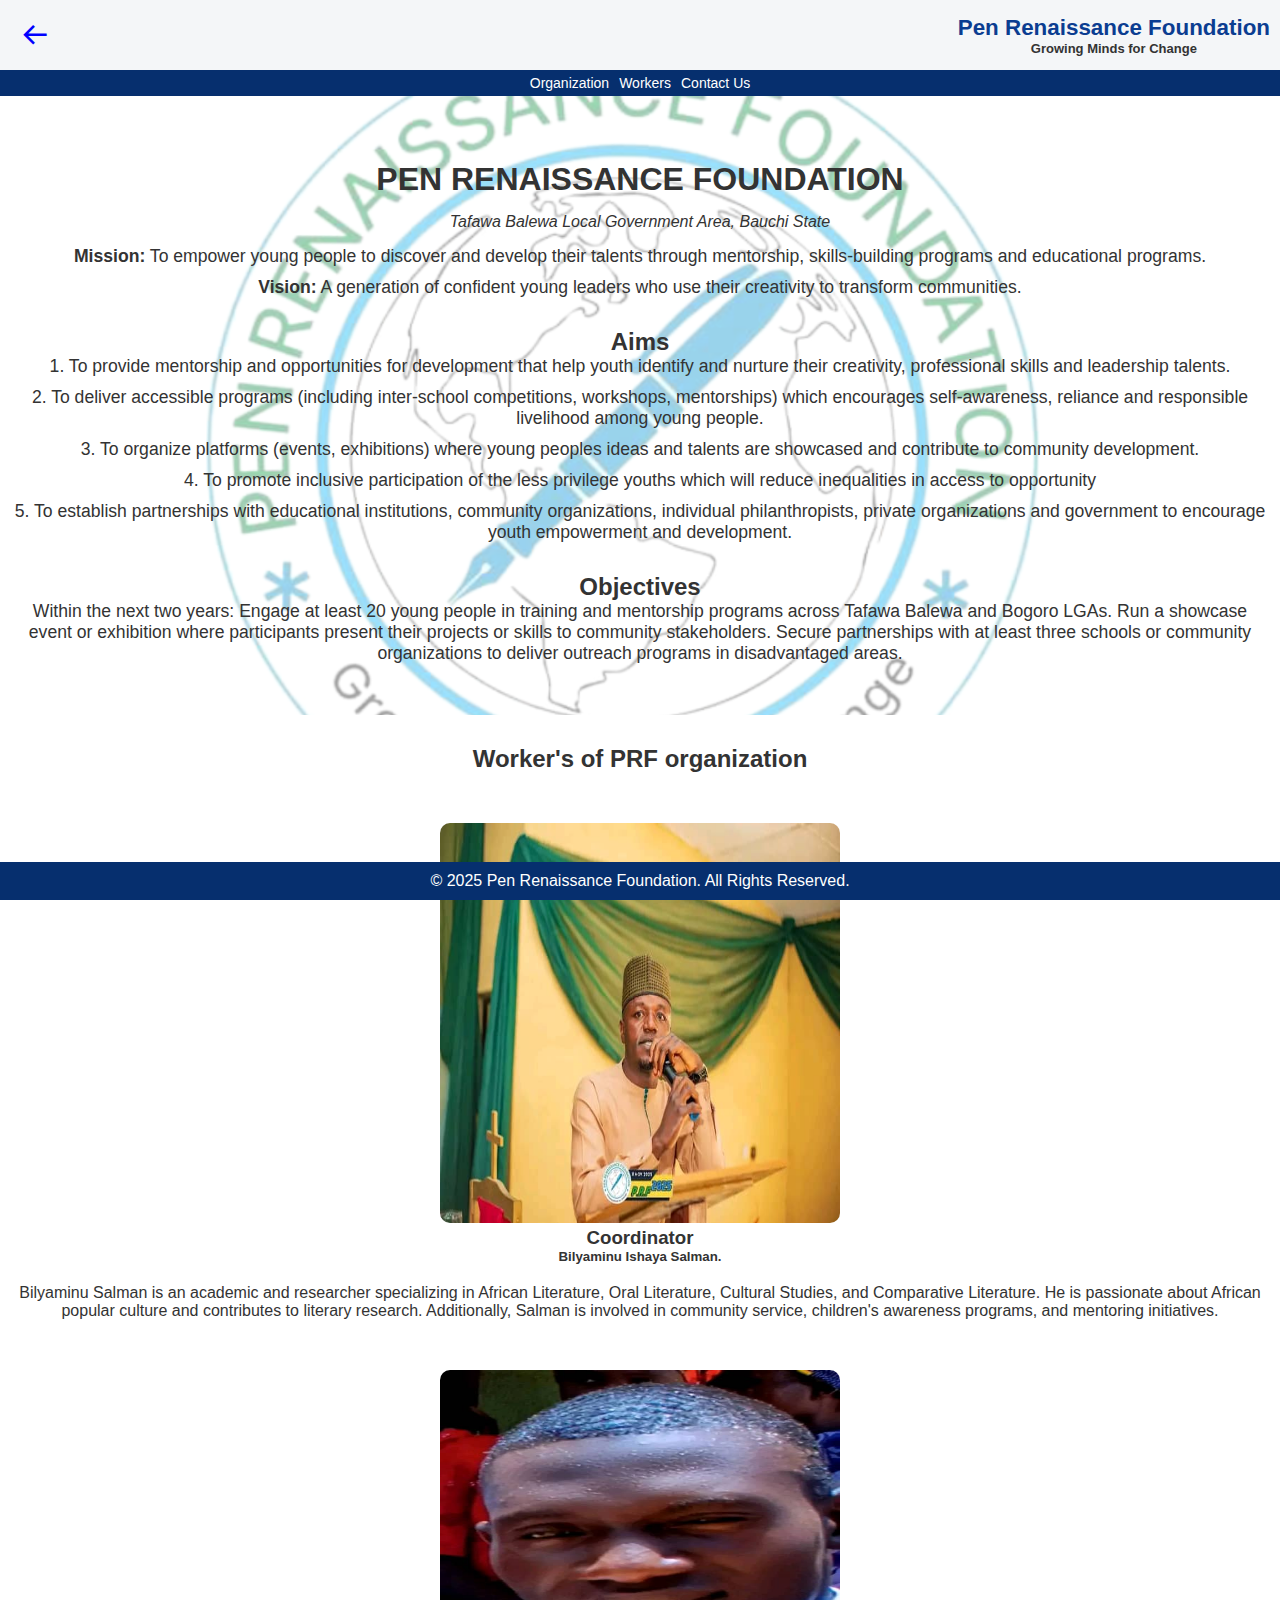
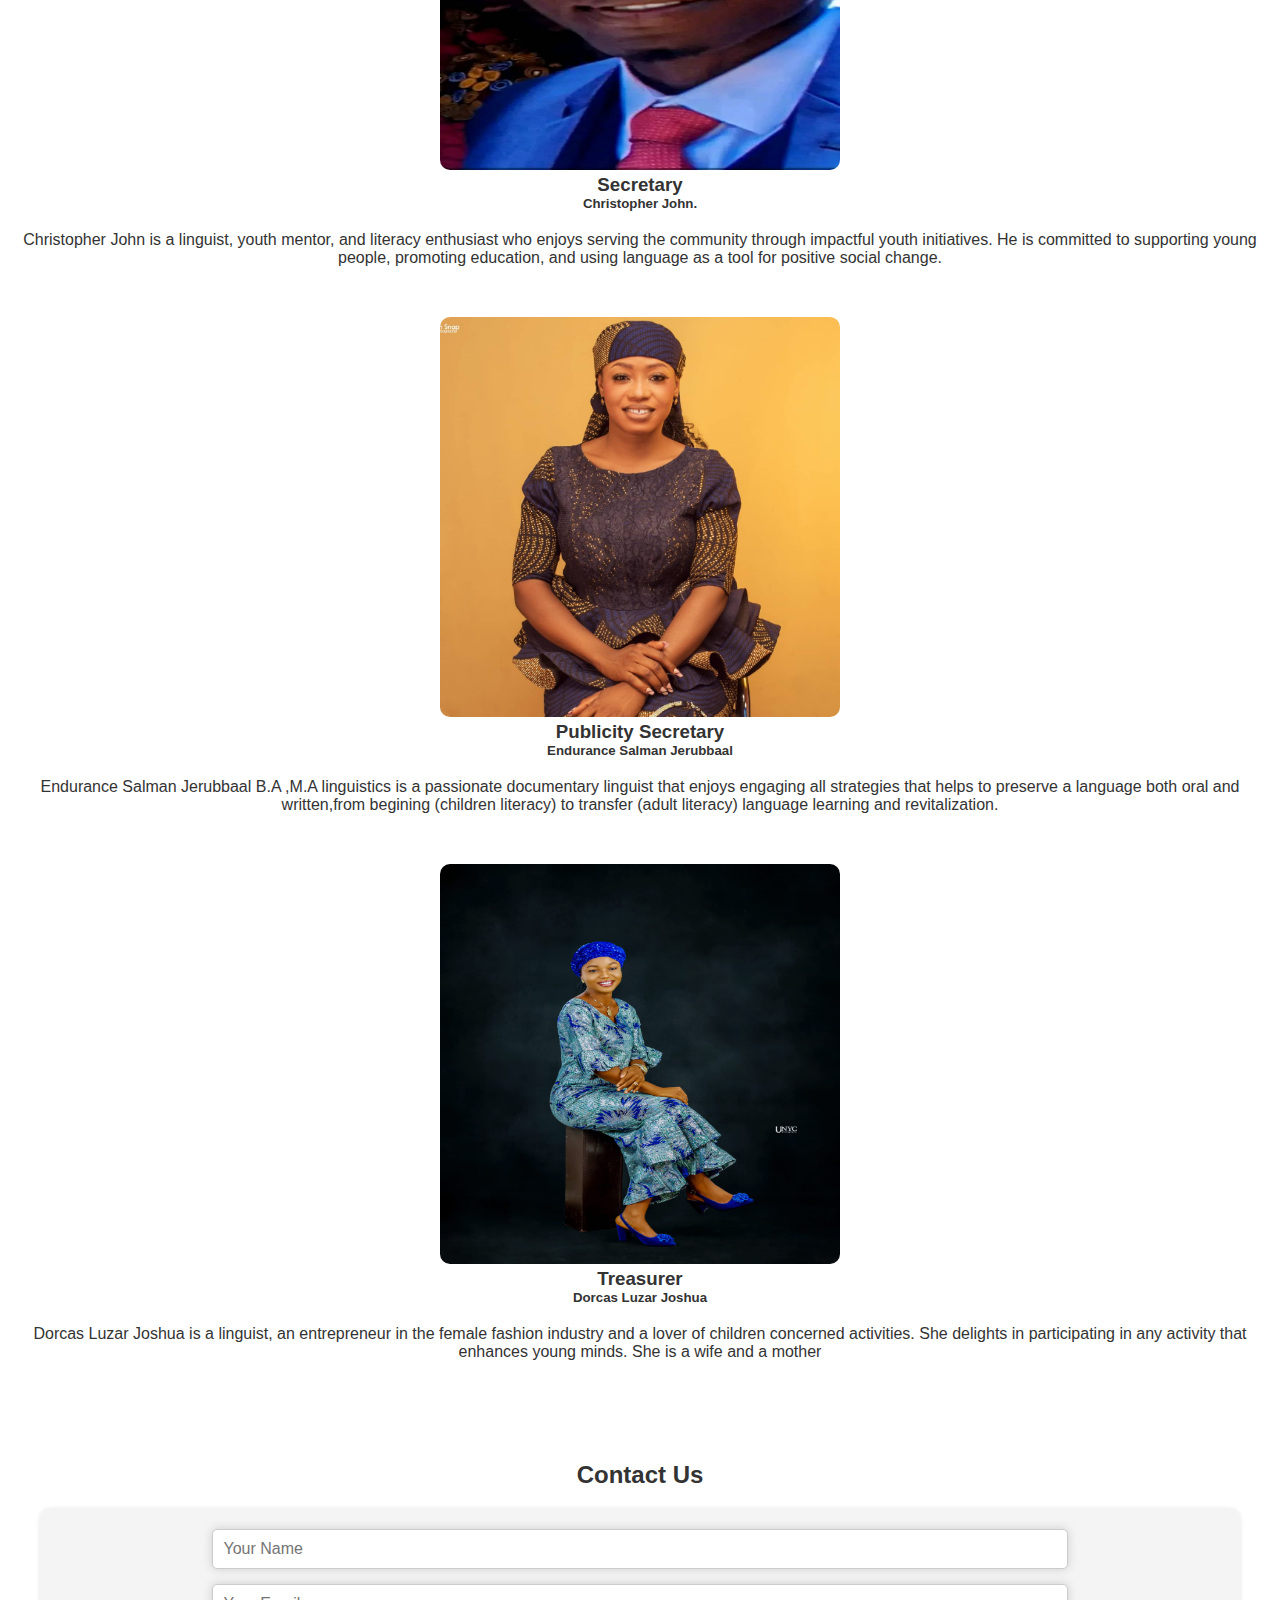
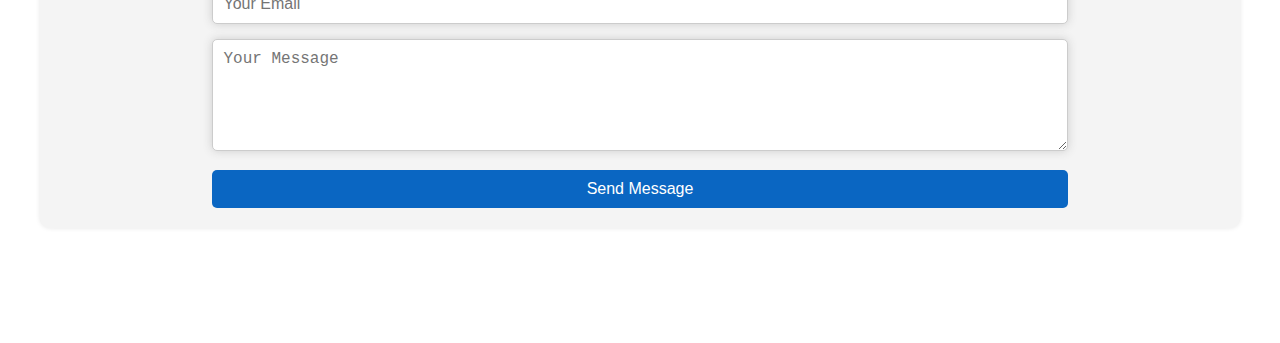
<file: about.html>
<!DOCTYPE html>
<html lang="en">

<head>
  <meta charset="UTF-8">
  
  <meta name="viewport" content="width=device-width, initial-scale=1.0">
  
  <title>About us</title>
  
  <link rel="stylesheet" href="about.css">
  <!-- Boxicons CDN -->
  <link href="https://unpkg.com/boxicons@2.1.4/css/boxicons.min.css" rel="stylesheet">
  
  
  
</head>

<body>
  
  <header role="banner">
    
    <div class="header-top">
      
      <a href="index.html">
        <i class="bx bx-arrow-back"> </i>
      </a>
      
      <div class="logo-name">
        <h3>Pen Renaissance Foundation</h3>
        <p>Growing Minds for Change</p>
      </div>
      
    </div>
    
    <nav role="navigation">
      <a href="#org">Organization</a>
      <a href="#info">Workers</a>
      <a href="#contact">Contact Us</a>
    </nav>
    
  </header>
  
  
  
  
  <main>
    
    <div id="org">
      
      <div>
        
        <h1>PEN RENAISSANCE FOUNDATION </h1>
        <address>Tafawa Balewa Local Government Area, Bauchi State</address>
        
        <p><b>Mission:</b> To empower young people to discover and develop their talents through mentorship, skills-building programs and educational programs. </p>
        
        <p> <b>Vision:</b> A generation of confident young leaders who use their creativity to transform communities.</p>
        
        <h2>Aims</h2>
        
        <p>
          1. To provide mentorship and opportunities for development that help youth identify and nurture their creativity, professional skills and leadership talents.</p>
        
        <p>
          2. To deliver accessible programs (including inter-school competitions, workshops, mentorships) which encourages self-awareness, reliance and responsible livelihood among young people. </p>
        
        <p>
          3. To organize platforms (events, exhibitions) where young peoples ideas and talents are showcased and contribute to community development. </p>
        
        <p>
          4. To promote inclusive participation of the less privilege youths which will reduce inequalities in access to opportunity</p>
        
        <p>
          5. To establish partnerships with educational institutions, community organizations, individual philanthropists, private organizations and government to encourage youth empowerment and development. </p>
        
        <h2> Objectives </h2>
        
        <p>
          Within the next two years:
          
          Engage at least 20 young people in training and mentorship programs across Tafawa Balewa and Bogoro LGAs.
          Run a showcase event or exhibition where participants present their projects or skills to community stakeholders.
          Secure partnerships with at least three schools or community organizations to deliver outreach programs in disadvantaged areas.
        </p>
        
        
        
      </div>
      
    </div>
    
    
    
    
    <section id="info">
      
      
      <h2>Worker's of PRF organization</h2>
      
      
      <div class="info">
        
        <img src="images/pic1.jpg" alt="the coordinators profile">
        <h3> Coordinator </h3>
        <h5> Bilyaminu Ishaya Salman. </h5>
        
        <p> Bilyaminu Salman is an academic and researcher specializing in African Literature, Oral Literature, Cultural Studies, and Comparative Literature. He is passionate about African popular culture and contributes to literary research. Additionally, Salman is involved in community service, children's awareness programs, and mentoring initiatives. </p>
        
      </div>
      
      
      
      
      <div class="info">
        
        <img src="images/pic2.jpg" alt="the secretary's profile">
        
        <h3> Secretary</h3>
        <h5> Christopher John. </h5>
        
        <p>
          
          Christopher John is a linguist, youth mentor, and literacy enthusiast who enjoys serving the community through impactful youth initiatives. He is committed to supporting young people, promoting education, and using language as a tool for positive social change.
          
        </p>
        
      </div>
      
      
      
      <div class="info">
        <img src="images/pic3.jpg" alt="the public secretarys profile">
        
        <h3> Publicity Secretary </h3>
        <h5> Endurance Salman Jerubbaal </h5>
        
        <p> Endurance Salman Jerubbaal B.A ,M.A linguistics is a passionate documentary linguist that enjoys engaging all strategies that helps to preserve a language both oral and written,from begining (children literacy) to transfer (adult literacy) language learning and revitalization.</p>
        
      </div>
      
      
      <div class="info">
        <img src="images/pic4.jpg" alt="the Treasurer's profile">
        
        <h3> Treasurer </h3>
        <h5> Dorcas Luzar Joshua </h5>
        
        <p> Dorcas Luzar Joshua is a linguist, an entrepreneur in the female fashion industry and a lover of children concerned activities. She delights in participating in any activity that enhances young minds. She is a wife and a mother </p>
      </div>
      
      
    </section>
  </main>
  
  
  
  <section id="contact">
    <h2>Contact Us</h2>
    <div class="contact-form">
      <form action="https://submit-form.com/GPal4M0mU">
        <input type="hidden" name="_redirect" value="https://golden-nasturtium-1d2d2a.netlify.app/success.html">
        <input type="text" name="name" placeholder="Your Name" required />
        <input type="email" name="email" placeholder="Your Email" required />
        <textarea name="message" rows="5" placeholder="Your Message" required></textarea>
        <button type="submit">Send Message </button>
      </form>
    </div>
  </section>
  
  
  
  
  <footer>
    <p>© 2025 Pen Renaissance Foundation. All Rights Reserved.</p>
  </footer>
  
  
  
</body>

</html>
</file>
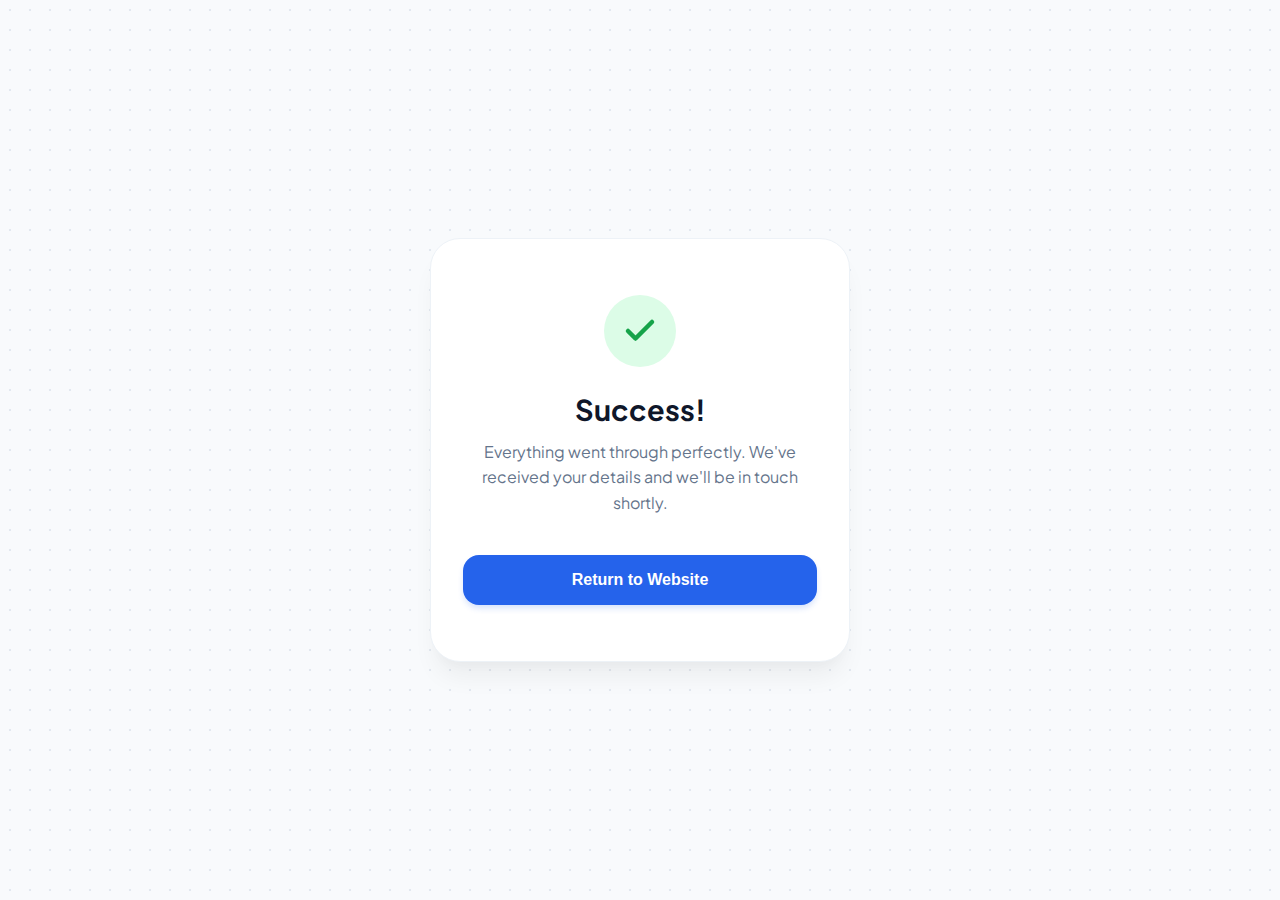
<file: success.html>
<!DOCTYPE html>
<html lang="en">
<head>
    <meta charset="UTF-8">
    <meta name="viewport" content="width=device-width, initial-scale=1.0">
    <title>Success | Thank You</title>
    <link href="https://fonts.googleapis.com/css2?family=Plus+Jakarta+Sans:wght@400;600;700&display=swap" rel="stylesheet">
    <style>
        :root {
            --primary: #2563eb; /* Clean Blue */
            --bg: #f8fafc;
            --card: #ffffff;
            --text-main: #0f172a;
            --text-muted: #64748b;
        }

        * { margin: 0; padding: 0; box-sizing: border-box; }

        body {
            font-family: 'Plus Jakarta Sans', sans-serif;
            background-color: var(--bg);
            /* Subtle background pattern */
            background-image: radial-gradient(#e2e8f0 1px, transparent 1px);
            background-size: 20px 20px;
            color: var(--text-main);
            display: flex;
            justify-content: center;
            align-items: center;
            height: 100vh;
        }

        .success-card {
            text-align: center;
            padding: 3.5rem 2rem;
            max-width: 420px;
            width: 90%;
            background: var(--card);
            border-radius: 30px;
            box-shadow: 0 20px 25px -5px rgba(0, 0, 0, 0.05), 0 10px 10px -5px rgba(0, 0, 0, 0.02);
            border: 1px solid #edf2f7;
            animation: popIn 0.5s cubic-bezier(0.26, 0.53, 0.74, 1.48);
        }

        @keyframes popIn {
            0% { opacity: 0; transform: scale(0.9); }
            100% { opacity: 1; transform: scale(1); }
        }

        .icon-circle {
            width: 72px;
            height: 72px;
            background: #dcfce7; /* Light Green */
            border-radius: 50%;
            display: flex;
            align-items: center;
            justify-content: center;
            margin: 0 auto 1.5rem;
        }

        .check-svg {
            width: 36px;
            height: 36px;
            stroke: #16a34a; /* Dark Green */
            stroke-width: 3;
            fill: none;
            stroke-linecap: round;
            stroke-linejoin: round;
        }

        h1 {
            font-size: 1.8rem;
            font-weight: 700;
            margin-bottom: 0.75rem;
            color: var(--text-main);
        }

        p {
            font-size: 1rem;
            color: var(--text-muted);
            line-height: 1.6;
            margin-bottom: 2.5rem;
        }

        .back-btn {
            display: block;
            width: 100%;
            background: var(--primary);
            color: white;
            padding: 16px;
            border-radius: 16px;
            text-decoration: none;
            font-weight: 600;
            font-size: 1rem;
            border: none;
            cursor: pointer;
            transition: all 0.2s ease;
            box-shadow: 0 4px 6px -1px rgba(37, 99, 235, 0.2);
        }

        .back-btn:hover {
            background: #1d4ed8;
            transform: translateY(-2px);
            box-shadow: 0 10px 15px -3px rgba(37, 99, 235, 0.3);
        }

        .back-btn:active {
            transform: translateY(0);
        }
    </style>
</head>
<body>

    <div class="success-card">
        <div class="icon-circle">
            <svg class="check-svg" viewBox="0 0 24 24">
                <polyline points="20 6 9 17 4 12"></polyline>
            </svg>
        </div>
        
        <h1>Success!</h1>
        <p>Everything went through perfectly. We've received your details and we'll be in touch shortly.</p>

        <button onclick="history.back()" class="back-btn">
            Return to Website
        </button>
    </div>

</body>
</html>
</file>
<file: about.css>
/* Reset and basic styles */
* {
    margin: 0;
    padding: 0;
    box-sizing: border-box;
    scroll-behavior: smooth;
}

body { 
    font-family: Arial, sans-serif; 
    color: #333; 
    padding-top: 90px;
    padding-bottom: 80px;
    padding-left: 10px;
    padding-right: 10px;
    text-align: center;
}


header {
  position: fixed;
  top: 0;
  left: 0;
  width: 100%;
  background: #f4f6f8;
  z-index: 1000;
} 
header a {
      color: #ccc;
      font-size: 12px;
}
.header-top {
  display: flex;
  align-items: center;
  justify-content: space-between;
  padding: 10px;
}

.logo img {
  width: 55px;
  height: 55px;
}
.logo-name {
      
      text-align: center;
}
.logo-name h3 {
  font-size: 1.4rem;
  color: #0b3d91;
}

.logo-name p {
  font-size: 13px;
  font-weight: bold;
}

header img {
    width: 50px;
    height: 50px;
}

nav {
  display: flex;
  justify-content: center;
  background: #062f6e;
  overflow-x: auto;
  
}

nav a {
  color: #fff;
  padding: 5px;
  text-decoration: none;
  font-size: 14px;
  white-space: nowrap;
 
}

nav a:hover {
  background: #0b3d91;
}

i {
    font-size: 1.9rem;
    color: blue;
    padding: 10px;
}
main {
    margin-bottom: 70px; 
}
/* About the orgnisation section with transparent background image */
#org {
    scroll-margin-top: 100px; /* fixed header height */
    position: relative; /* for overlay */
    min-height: calc(85vh - 140px);
    display: flex;
    justify-content: center;
    align-items: center;
    text-align: center;
    background-image: url("images/prf.png");
    background-repeat: no-repeat;
    background-position: center;
    background-size: contain;
    background-attachment: fixed;
}

/* Semi-transparent overlay for image only */
#org::before {
    content: "";
    position: absolute;
    top: 0;
    left: 0;
    width: 100%;
    height: 100%;
    background-color: rgba(255, 255, 255, 0.6); /* image transparency */
    z-index: 1;
}

/* Make all text inside #about fully visible */
#org * {
    position: relative;
    z-index: 2;          /* ensures text is above overlay */
    color: #333;         /* fully opaque text */
}

 #org h1 {
       margin-top: 30px;
       margin-bottom: 15px;
 }
 address {
       margin-bottom: 15px;
 }
 #org h2 {
       margin-top: 30px;
 }
#org p {
    font-size: 1.1rem;
    margin-bottom: 10px;
}

section {
    scroll-margin-top: 100px; /* fixed header height */ 
}
section #info {
    
    padding: 20px;
}
#info h2 {
      margin-top: 30px;
      margin-bottom: 15px;
}
.info {
    text-align: center;
    margin-top: 50px;
    
}
.info p {
      margin-top: 20px;
}
/* Section images */
section img {
    width: 200px;
    height: 200px;
    border-radius: 10px;
}


@media (min-width: 600px) {
      section img {
    width: 400px;
    height: 400px;
}
   }

#contact {
      padding: 30px;
}
.contact-form {
      display: flex;
      justify-content: center;
      align-items: center;
      margin-top: 20px;
      width: 100%;
      background: #f4f4f4;
      padding: 20px;
      border-radius: 10px;
      box-shadow: 0 0 5px rgba(0,0,0,0.1);
    }

    .contact-form input,
    .contact-form textarea {
      width: 100%;
      padding: 10px;
      margin-bottom: 15px;
      border: 1px solid #ccc;
      outline: none;
      border-radius: 5px;
      font-size: 1rem;
      box-shadow: 0 0 10px #ccc;;
    }
    
    .contact-form input:hover {
       box-shadow: 0 0 10px #0D5772;
    }
    .contact-form textarea:hover {
        box-shadow: 0 0 10px #0D5772;
    }
    .contact-form button {
      background: #0a66c2;
      color: #fff;
      border: none;
      padding: 10px 20px;
      border-radius: 5px;
      cursor: pointer;
      width: 100%;
      font-size: 1rem;
    }

    .contact-form button:hover {
      background: transparent;
      border: 1px solid #0a66c2;
      color: #0D5772;
    }


footer {
  position: fixed;
  width: 100%;
  left: 0;
  bottom: 0;
  text-align: center;
  padding: 10px; 
  background: #062f6e; 
  color: white;   
}
.info mg {
    object-fit: cover;
}
</file>
